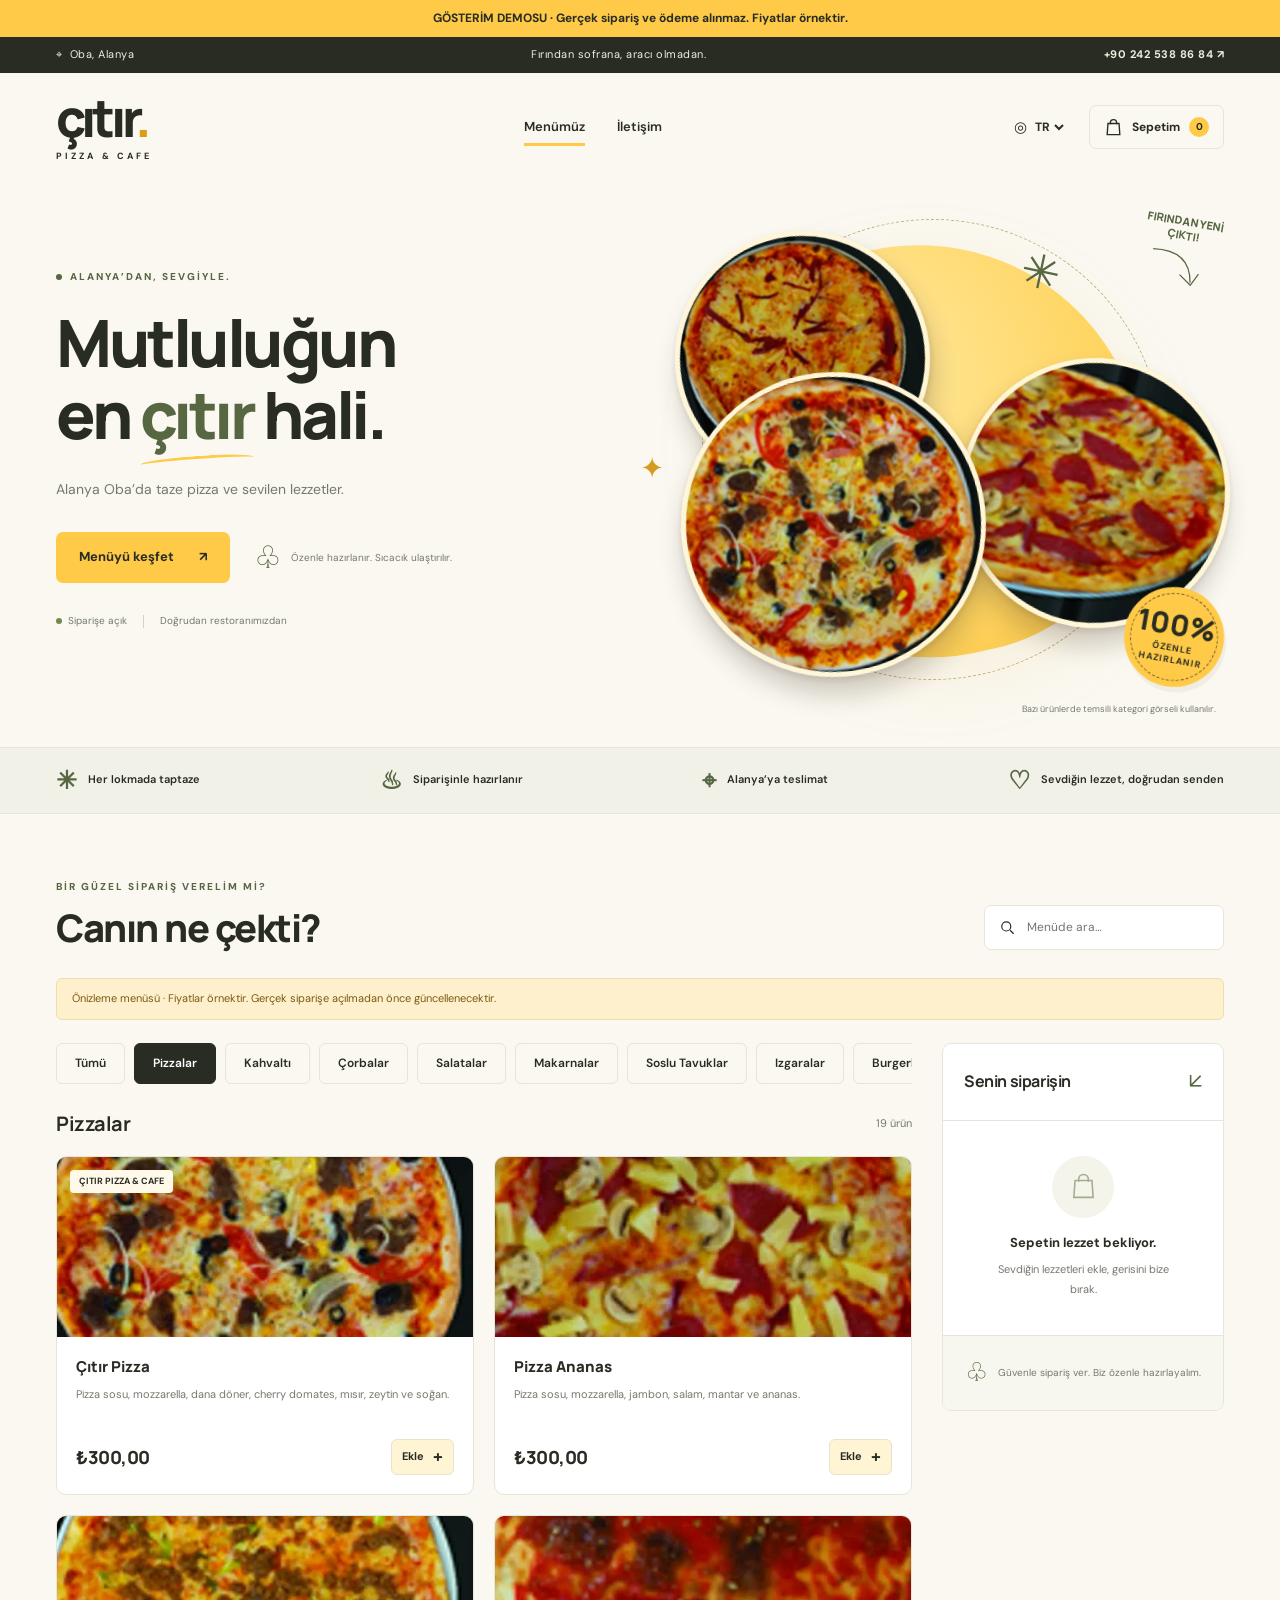
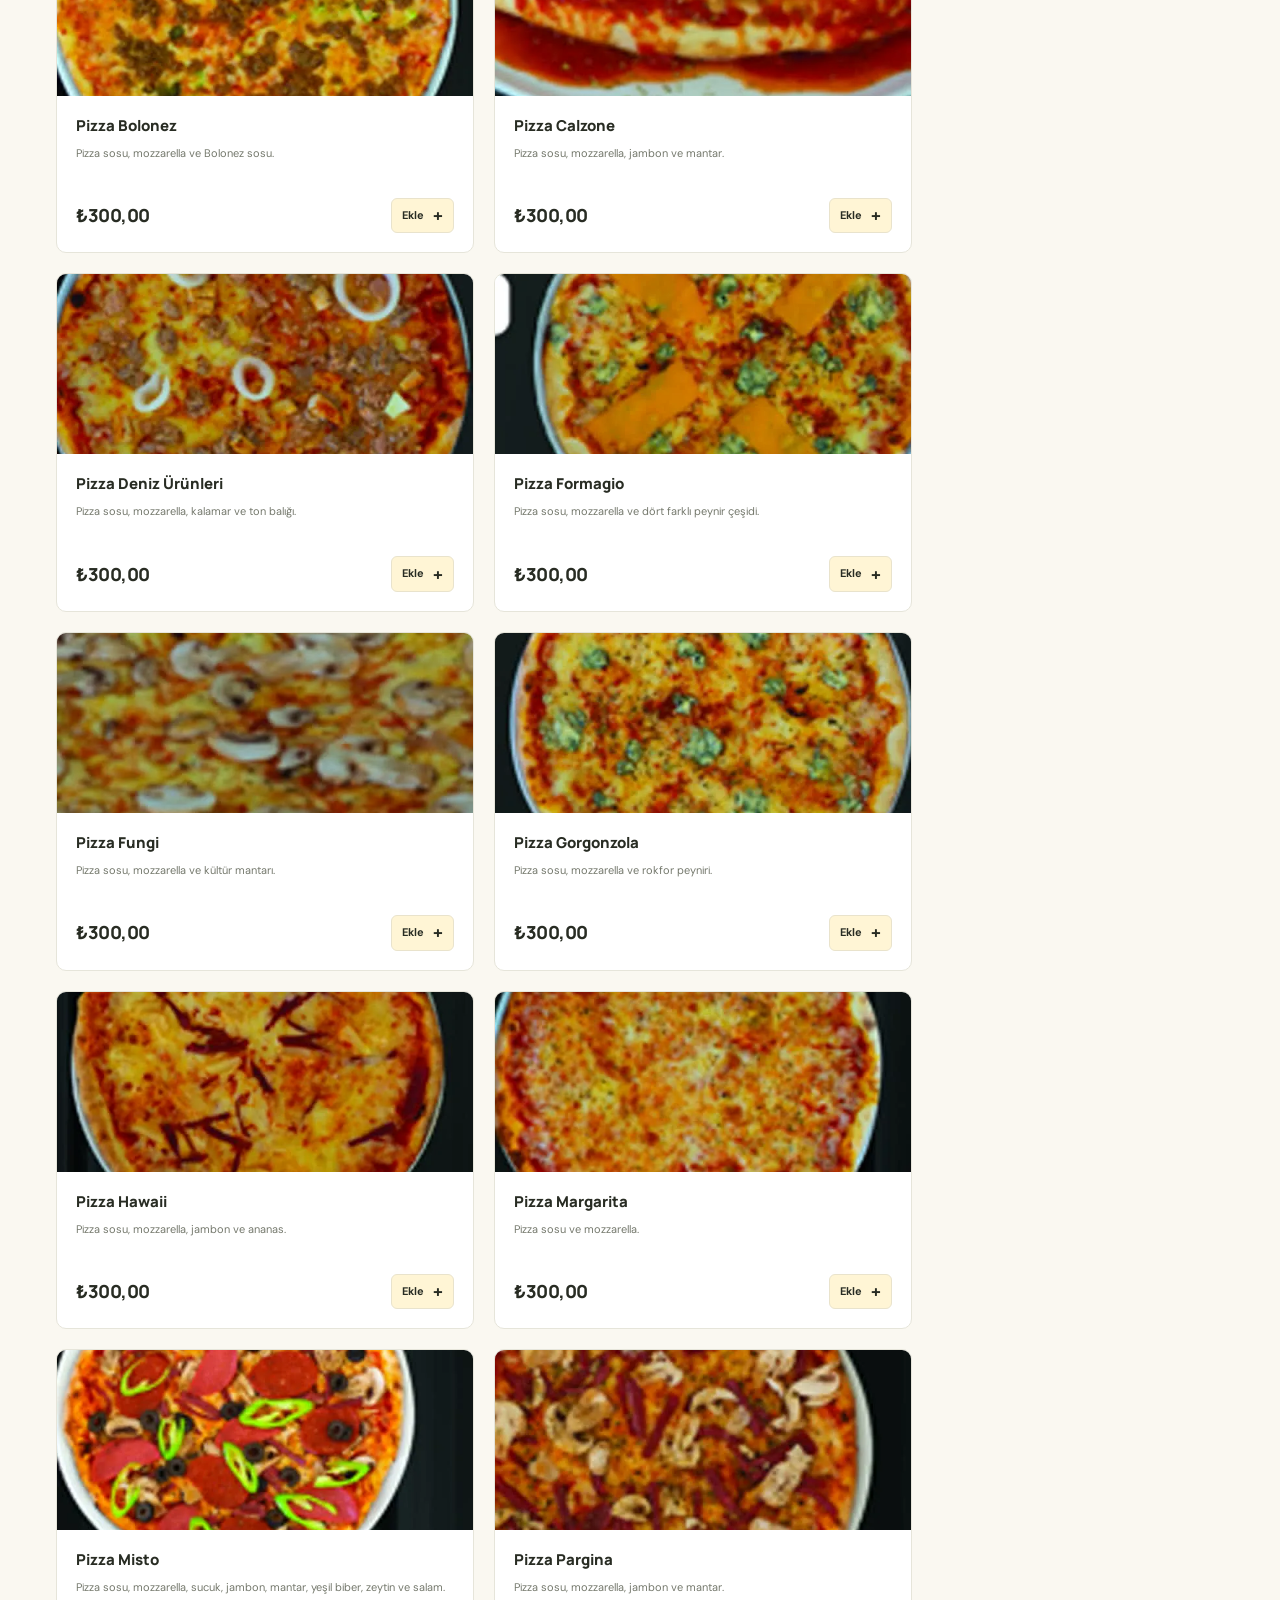
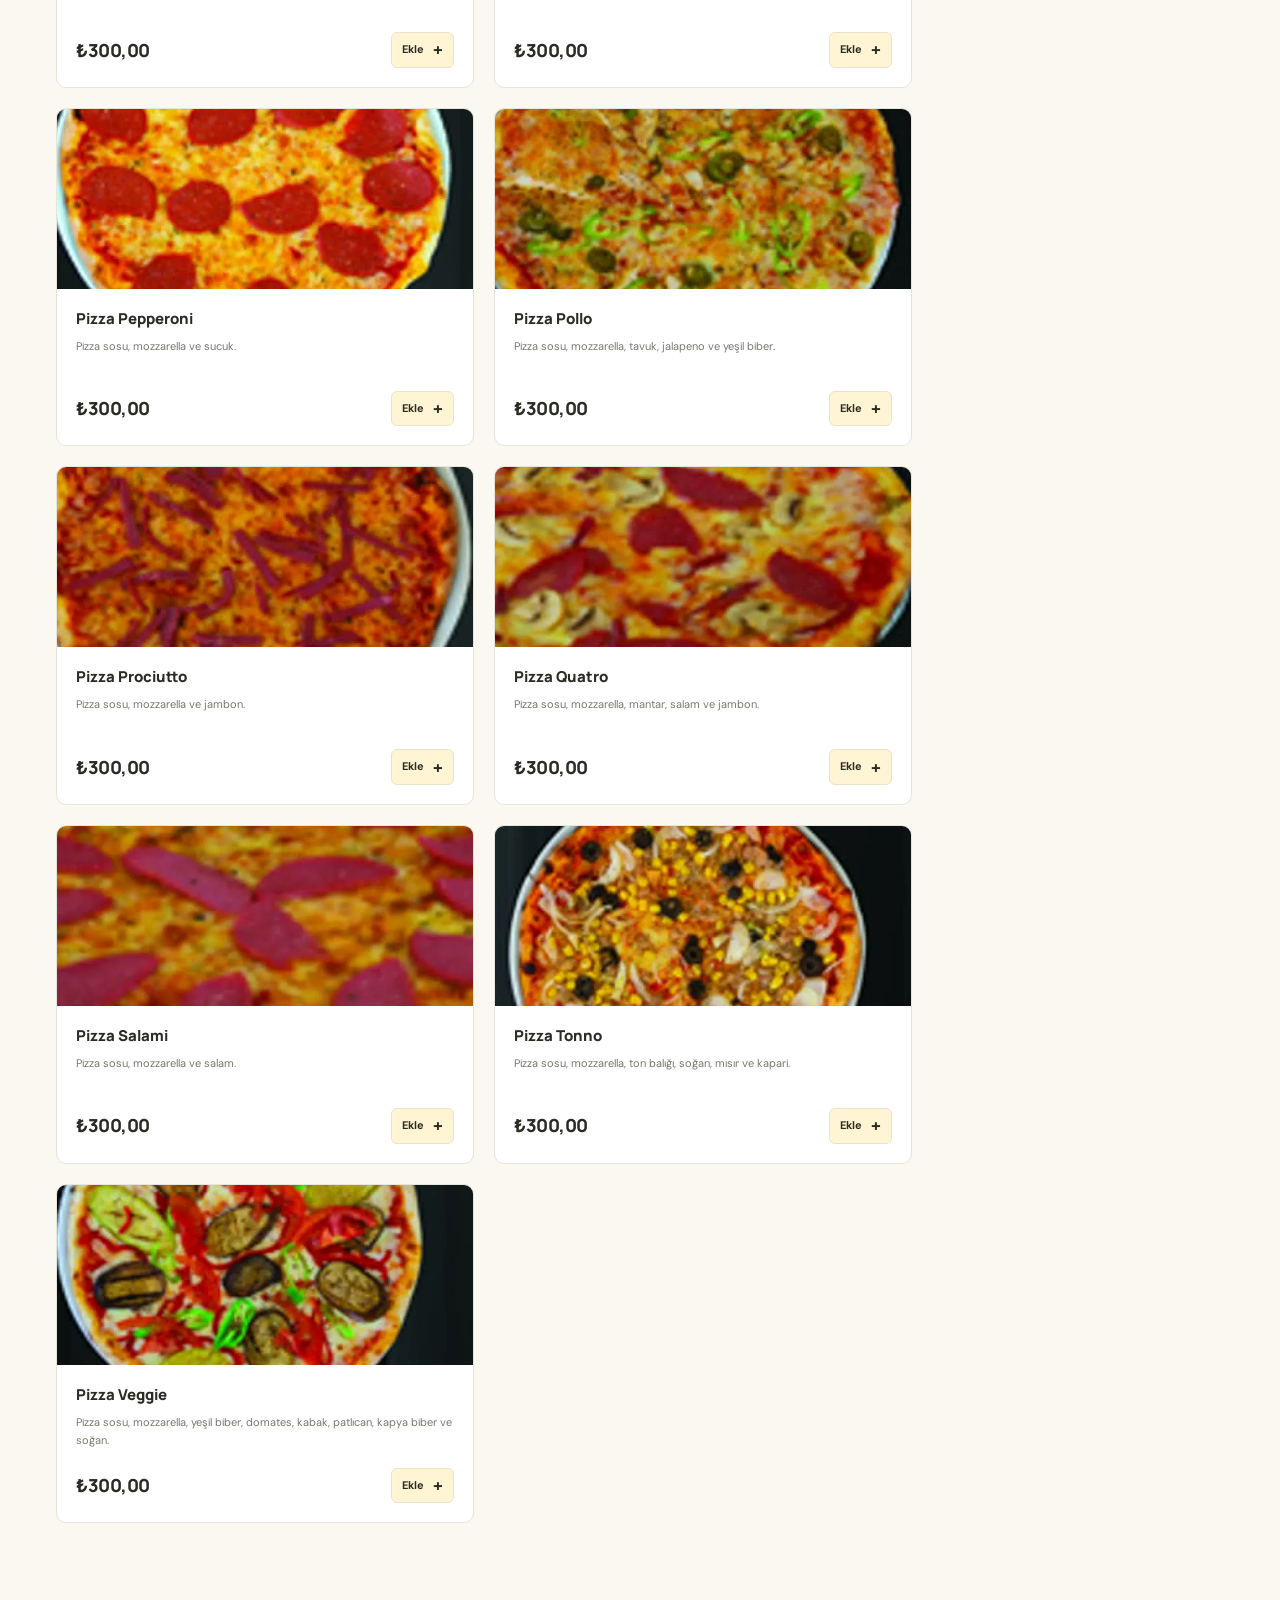
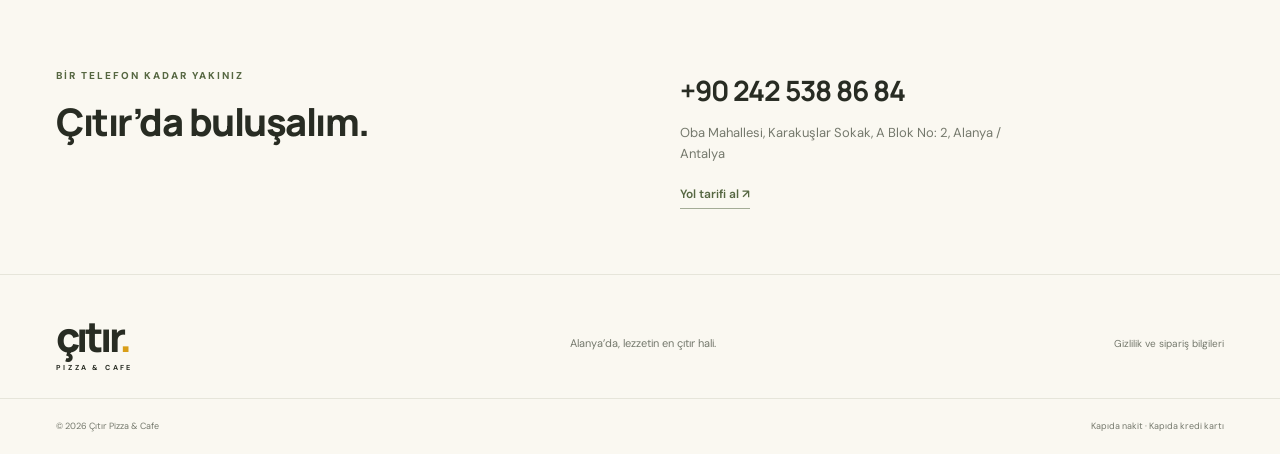
<file: index.html>
<!doctype html>
<html lang="tr">
<head>
<meta charset="utf-8"><meta name="viewport" content="width=device-width, initial-scale=1">
<title>Çıtır Pizza & Cafe | Gösterim Demosu</title><meta name="robots" content="noindex, nofollow"><meta name="description" content="Çıtır Pizza & Cafe menü ve sipariş tasarımı gösterim demosu. Gerçek sipariş alınmaz.">
<meta name="theme-color" content="#f8f6ef">
<link rel="icon" href="./favicon.svg" type="image/svg+xml">
<link rel="stylesheet" href="./styles.css">
<script src="./app.js" defer></script>
</head>
<body>
<div class="presentation-notice" id="presentation-notice" role="status"></div>
<a href="#menu" class="skip" data-t="skip">Menüye geç</a>
<div class="topbar"><span class="topbar-location">⌖ <span data-t="location">Oba, Alanya</span></span><span data-t="topbar">Fırından sofrana, aracı olmadan.</span><a href="tel:+902425388684" class="phone-link">0242 538 86 84 ↗</a></div>
<header class="header wrap">
<a class="brand" href="./" aria-label="Çıtır Pizza & Cafe"><span class="brand-main">çıtır<span class="brand-dot">.</span></span><span class="brand-sub">PIZZA & CAFE</span></a>
<nav aria-label="Ana gezinme"><a href="#menu" class="nav-active" data-t="menu">Menümüz</a><a href="#contact" data-t="contact">İletişim</a></nav>
<div class="header-actions"><label class="language"><span aria-hidden="true">◎</span><select id="language" aria-label="Language / Dil"><option value="tr">TR</option><option value="en">EN</option><option value="de">DE</option><option value="ru">RU</option></select></label><button class="cart-trigger" id="open-cart"><svg width="19" height="19" viewBox="0 0 24 24" fill="none" stroke="currentColor" stroke-width="1.7"><path d="M5 7h14l1 14H4L5 7Z"/><path d="M8 8V6a4 4 0 0 1 8 0v2"/></svg><span data-t="cart">Sepetim</span><span id="cart-count">0</span></button></div>
</header>
<main>
<section class="hero wrap">
<div class="hero-content"><div class="eyebrow"><span></span><span data-t="heroEyebrow">ALANYA’DAN, SEVGİYLE.</span></div><h1 id="hero-title">Mutluluğun<br>en <em>çıtır</em> hali.</h1><p id="hero-subtitle">İncecik hamur, bol malzeme ve fırından yeni çıkmış bir mutluluk. Çıtır lezzetlerin, şimdi bir tık uzağında.</p><div class="hero-actions"><a class="button primary" href="#menu"><span data-t="orderNow">Menüyü keşfet</span><span>↗</span></a><span class="hero-small"><span class="small-icon">♧</span><span data-t="fresh">Özenle hazırlanır.<br>Sıcacık ulaştırılır.</span></span></div><div class="hero-meta"><span><i class="status-dot"></i><span id="open-status" data-t="accepting">Siparişe açık</span></span><span class="meta-separator"></span><span data-t="direct">Doğrudan restoranımızdan</span></div></div>
<div class="hero-art"><div class="hero-ring"></div><div class="hero-label"><span data-t="ovenFresh">FIRINDAN<br>YENİ ÇIKTI!</span><svg viewBox="0 0 100 65" fill="none" stroke="currentColor" stroke-width="2"><path d="M5 8Q65 0 73 52M54 42l20 14 10-20"/></svg></div><div class="pizza-showcase"><span class="pizza-spark pizza-spark-one" aria-hidden="true">✳</span><span class="pizza-spark pizza-spark-two" aria-hidden="true">✦</span><img src="./images/pizza-09.webp" alt="Pizza Hawaii" width="640" height="640" class="showcase-pizza pizza-back"><img src="./images/pizza-16.webp" alt="Pizza Pepperoni" width="640" height="640" class="showcase-pizza pizza-side"><img src="./images/pizza-01.webp" alt="Çıtır Pizza" fetchpriority="high" width="640" height="640" class="showcase-pizza pizza-front"></div><div class="hero-sticker"><span>100%</span><span data-t="madeWithCare">ÖZENLE<br>HAZIRLANIR</span></div><div class="image-caption" data-t="photoNote">Sunumlar ürüne göre değişebilir.</div></div>
</section>
<div class="benefit-strip"><div class="wrap benefit-inner"><span><span class="benefit-icon">✳</span><span data-t="benefit1">Her lokmada taptaze</span></span><span><span class="benefit-icon">♨</span><span data-t="benefit2">Siparişinle hazırlanır</span></span><span><span class="benefit-icon">⌖</span><span data-t="benefit3">Alanya’ya teslimat</span></span><span><span class="benefit-icon">♡</span><span data-t="benefit4">Sevdiğin lezzet, doğrudan senden</span></span></div></div>
<section class="menu-section wrap" id="menu">
<div class="section-heading"><div><div class="eyebrow" data-t="menuEyebrow">BİR GÜZEL SİPARİŞ VERELİM Mİ?</div><h2 data-t="menuHeading">Canın ne çekti?</h2></div><label class="search-box"><svg width="19" height="19" viewBox="0 0 24 24" fill="none" stroke="currentColor" stroke-width="1.7"><circle cx="10.5" cy="10.5" r="6.5"/><path d="m16 16 5 5"/></svg><input id="search" type="search" data-placeholder="search" placeholder="Menüde ara…" aria-label="Menüde ara"></label></div>
<div id="demo-notice" class="demo-notice" hidden data-t="demoNotice">Önizleme menüsü · Fiyatlar örnektir. Gerçek siparişe açılmadan önce güncellenecektir.</div>
<div id="announcement" class="announcement" hidden></div>
<div class="menu-layout"><div class="menu-main"><div class="category-list" id="categories" aria-label="Menü kategorileri"></div><div class="products-heading"><h3 id="category-title">Menümüz</h3><span id="product-count"></span></div><div id="products" class="products"><p data-t="loading">Menü hazırlanıyor…</p></div><div class="empty-state" id="no-products" hidden><span>⌕</span><h3 data-t="noResults">Bu lezzeti bulamadık.</h3><p data-t="trySearch">Başka bir kelime veya kategori dene.</p></div></div>
<aside class="basket-desktop" id="basket-desktop"><div class="basket-head"><h3 data-t="yourOrder">Senin siparişin</h3><span>↙</span></div><div id="desktop-cart"></div><div class="basket-foot"><span>♧</span><p data-t="basketNote">Güvenle sipariş ver.<br>Biz özenle hazırlayalım.</p></div></aside></div>
</section>
<section class="contact-section wrap" id="contact"><div><div class="eyebrow" data-t="contactEyebrow">BİR TELEFON KADAR YAKINIZ</div><h2 data-t="contactHeading">Çıtır’da buluşalım.</h2></div><div class="contact-details"><a href="tel:+902425388684" id="contact-phone">0242 538 86 84</a><p id="contact-address">Oba Mahallesi, Karakuşlar Sokak, A Blok No:2, Alanya / Antalya</p><a class="text-link" href="https://www.google.com/maps/search/?api=1&query=%C3%87%C4%B1t%C4%B1r+Pizza+Cafe+Oba+Alanya" target="_blank" rel="noopener"><span data-t="directions">Yol tarifi al</span> ↗</a></div></section>

</main>
<footer><div class="wrap footer-inner"><a class="brand" href="./"><span class="brand-main">çıtır<span class="brand-dot">.</span></span><span class="brand-sub">PIZZA & CAFE</span></a><span data-t="footer">Alanya’da, lezzetin en çıtır hali.</span><div><button class="plain" id="privacy-link" data-t="privacy">Gizlilik ve sipariş bilgileri</button></div></div><div class="wrap footer-bottom"><span>© <span id="year"></span> Çıtır Pizza & Cafe</span><span data-t="payments">Kapıda nakit · Kapıda kredi kartı</span></div></footer>
<button class="mobile-cart" id="mobile-cart" hidden><span><span data-t="cart">Sepetim</span> <b id="mobile-count">0</b></span><span id="mobile-total">₺0</span><span>→</span></button>
<dialog id="cart-dialog" aria-labelledby="cart-title" class="side-dialog"><div class="dialog-head"><h2 id="cart-title" data-t="yourOrder">Senin siparişin</h2><button class="icon-button close-dialog" aria-label="Kapat">×</button></div><div id="dialog-cart"></div></dialog>
<dialog id="privacy-dialog" aria-labelledby="privacy-title" class="privacy-dialog"><div class="dialog-head"><h2 id="privacy-title" data-t="privacy">Gizlilik ve sipariş bilgileri</h2><button class="icon-button close-dialog" aria-label="Kapat">×</button></div><div id="privacy-content"></div></dialog>
<div id="toast" class="toast" role="status" hidden></div>
</body></html>
</file>
<file: styles.css>
@import url('https://fonts.googleapis.com/css2?family=DM+Sans:wght@400;500;600;700&family=Manrope:wght@400;500;600;700;800&display=swap');
:root{--paper:#faf8f1;--ink:#282c23;--muted:#75796d;--line:#e6e5da;--yellow:#ffca47;--olive:#566742;--white:#fff;--red:#b83f2f}*{box-sizing:border-box}html{scroll-behavior:smooth;scroll-padding-top:95px}body{margin:0;background:var(--paper);color:var(--ink);font-family:'DM Sans',Arial,sans-serif;font-size:15px;line-height:1.6}button,input,select,textarea{font:inherit}button,a,input,select,textarea{-webkit-tap-highlight-color:transparent}button,a{touch-action:manipulation}button{cursor:pointer}button:disabled{cursor:not-allowed;opacity:.55}a{color:inherit;text-decoration:none}button{color:inherit}img{max-width:100%;display:block}h1,h2,h3,p{margin:0}h1,h2,h3{font-family:Manrope,Arial,sans-serif;line-height:1.2}button:focus-visible,a:focus-visible,input:focus-visible,textarea:focus-visible,select:focus-visible{outline:3px solid #8b9e6d;outline-offset:3px}[hidden]{display:none!important}.wrap{max-width:1320px;margin:auto;padding-left:56px;padding-right:56px}.skip{position:fixed;top:-100px;left:15px;z-index:50;background:var(--yellow);padding:10px}.skip:focus{top:10px}.topbar{background:var(--ink);color:#eeefdc;display:flex;align-items:center;justify-content:space-between;padding:9px 56px;font-size:11px;letter-spacing:.5px}.topbar a{font-weight:700}.topbar-location{display:flex;gap:7px;align-items:center}.header{display:flex;justify-content:space-between;align-items:center;gap:30px;height:109px}.brand{display:flex;flex-direction:column;width:115px;line-height:1}.brand-main{font-family:Manrope,Arial,sans-serif;font-size:52px;font-weight:800;letter-spacing:-4px;line-height:.95}.brand-dot{color:#d99e18}.brand-sub{font-size:9px;font-weight:700;letter-spacing:3.1px;margin-top:10px}.header nav{display:flex;gap:32px;font-size:13px;font-weight:600}.header nav a{padding:8px 0}.nav-active{position:relative}.nav-active:after{content:'';position:absolute;bottom:0;height:3px;background:var(--yellow);left:0;right:0}.header-actions{display:flex;align-items:center;gap:22px}.language{display:flex;gap:4px;align-items:center}.language select{border:0;background:transparent;font-size:12px;font-weight:700;padding:6px 0}.cart-trigger{display:flex;align-items:center;gap:9px;border:1px solid var(--line);background:transparent;border-radius:7px;padding:11px 14px;font-size:12px;font-weight:700}.cart-trigger #cart-count{background:var(--yellow);width:20px;height:20px;display:grid;place-items:center;border-radius:50%;font-size:10px}.hero{min-height:540px;display:grid;grid-template-columns:1fr 1fr;align-items:center;padding-top:30px;padding-bottom:60px;overflow:hidden}.eyebrow{font-size:10px;font-weight:800;letter-spacing:2px;color:var(--olive);display:flex;align-items:center;gap:8px}.eyebrow>span:first-child:empty{width:6px;height:6px;border-radius:50%;background:var(--olive)}h1{font-size:clamp(48px,5.1vw,72px);letter-spacing:-3.5px;font-weight:800;line-height:1.09;margin-top:22px;max-width:580px}h1 em{font-style:normal;color:var(--olive);position:relative}h1 em:after{content:'';position:absolute;bottom:-7px;left:0;right:0;height:7px;border-radius:50%;border-top:3px solid var(--yellow);transform:rotate(-4deg)}.hero-content>p{max-width:385px;margin-top:26px;font-size:14px;color:var(--muted);line-height:1.9}.hero-actions{display:flex;align-items:center;gap:24px;margin-top:30px}.button{border:0;display:inline-flex;align-items:center;justify-content:space-between;gap:25px;border-radius:7px;padding:15px 23px;font-size:13px;font-weight:700;transition:transform .15s,background .15s}.button:hover{transform:translateY(-2px)}.primary{background:var(--yellow);color:var(--ink)}.primary:hover{background:#f5bb32}.hero-small{display:flex;align-items:center;gap:9px;font-size:10px;color:var(--muted);line-height:1.6}.small-icon{font-size:31px;color:var(--olive)}.hero-meta{display:flex;gap:16px;align-items:center;margin-top:30px;font-size:10px;color:var(--muted)}.hero-meta>span{display:flex;align-items:center;gap:6px}.status-dot{display:inline-block;width:6px;height:6px;background:#708b51;border-radius:50%}.status-dot.closed{background:var(--red)}.meta-separator{width:1px;height:13px;background:#d1d2c4}.hero-art{position:relative;display:flex;align-items:center;justify-content:center;min-height:450px}.hero-ring{position:absolute;width:440px;height:440px;border-radius:50%;background:#eee9da;border:1px solid #e6e0cf}.hero-ring:after{content:'';position:absolute;inset:-20px;border-radius:50%;border:1px dashed #d4d7c4}.hero-pizza{position:relative;width:510px;height:425px;object-fit:contain;z-index:1;filter:drop-shadow(0 20px 20px #40331823);transform:rotate(-8deg)}.hero-label{position:absolute;right:-5px;top:-15px;z-index:2;color:var(--olive);font-family:Manrope,sans-serif;font-size:13px;font-weight:800;line-height:1.3;transform:rotate(10deg);text-align:center}.hero-label svg{width:75px;height:55px;margin-top:4px}.hero-sticker{position:absolute;bottom:35px;left:7px;z-index:2;background:var(--yellow);width:110px;height:110px;border-radius:50%;display:flex;flex-direction:column;align-items:center;justify-content:center;transform:rotate(-12deg);outline:1px dashed #6b542c;outline-offset:-7px;box-shadow:3px 5px 0 #b1a58c20}.hero-sticker>span:first-child{font-family:Manrope,sans-serif;font-size:29px;line-height:1.2;font-weight:800}.hero-sticker>span:last-child{font-size:9px;letter-spacing:1px;line-height:1.4;text-align:center;font-weight:700}.image-caption{position:absolute;bottom:-18px;right:30px;font-size:9px;color:var(--muted)}.benefit-strip{border-top:1px solid var(--line);border-bottom:1px solid var(--line);background:#f1f1e7}.benefit-inner{display:flex;align-items:center;justify-content:space-between;gap:24px;padding-top:20px;padding-bottom:20px}.benefit-inner>span{display:flex;align-items:center;gap:11px;font-size:11px;font-weight:600}.benefit-icon{font-size:25px;line-height:1;color:var(--olive)}.menu-section{padding-top:65px;padding-bottom:80px}.section-heading{display:flex;justify-content:space-between;align-items:flex-end;gap:20px;margin-bottom:28px}h2{font-size:38px;letter-spacing:-1.5px;font-weight:800}.section-heading h2{margin-top:10px}.search-box{display:flex;align-items:center;gap:9px;background:#fff;border:1px solid var(--line);padding:11px 14px;border-radius:7px;width:240px}.search-box input{border:0;outline:0;background:transparent;width:100%;font-size:12px}.menu-layout{display:grid;grid-template-columns:minmax(0,1fr) 282px;gap:30px;align-items:start}.category-list{display:flex;gap:9px;overflow:auto;padding:3px 0 16px;scrollbar-width:thin;position:relative}.category{white-space:nowrap;padding:10px 18px;border:1px solid var(--line);border-radius:6px;background:transparent;font-size:12px;font-weight:600}.category.active{background:var(--ink);color:white;border-color:var(--ink)}.products-heading{display:flex;justify-content:space-between;align-items:center;margin:12px 0 20px}.products-heading h3{font-size:20px;letter-spacing:-.5px}.products-heading>span{font-size:11px;color:var(--muted)}.products{display:grid;grid-template-columns:repeat(2,minmax(0,1fr));gap:20px}.product{background:white;border:1px solid var(--line);border-radius:10px;overflow:hidden;transition:box-shadow .2s,transform .2s;display:flex;flex-direction:column;min-width:0}.product:hover{transform:translateY(-3px);box-shadow:0 9px 24px #282c2310}.product-image-wrap{height:180px;position:relative;background:#eeebe2;overflow:hidden}.product-image{width:100%;height:100%;object-fit:cover;transition:transform .5s}.product:hover .product-image{transform:scale(1.05)}.product-badge{position:absolute;top:13px;left:13px;background:#fff9e9;padding:4px 9px;border-radius:4px;font-size:9px;font-weight:700}.product-content{padding:19px;display:flex;flex-direction:column;flex:1}.product h4{font-family:Manrope,sans-serif;font-size:15px;font-weight:800;line-height:1.4;margin:0 0 8px}.product-description{color:var(--muted);font-size:11px;line-height:1.7;flex:1;min-height:36px}.product-bottom{display:flex;align-items:center;justify-content:space-between;margin-top:18px}.price{font-family:Manrope,sans-serif;font-weight:800;font-size:18px;letter-spacing:-.5px}.add-product{border:1px solid #e9e3cc;background:#fff5d5;border-radius:6px;padding:8px 10px;font-size:11px;font-weight:700;display:flex;align-items:center;gap:9px}.add-product span:last-child{font-size:17px;line-height:1}.basket-desktop{border:1px solid var(--line);background:#fff;border-radius:9px;position:sticky;top:25px;overflow:hidden;margin-top:3px}.basket-head{display:flex;justify-content:space-between;align-items:center;padding:21px;border-bottom:1px solid var(--line)}.basket-head h3{font-size:16px;letter-spacing:-.4px}.basket-head>span{color:var(--olive);font-size:21px}.cart-empty{text-align:center;padding:35px 18px}.empty-bag{width:62px;height:62px;background:#f5f4eb;border-radius:50%;display:grid;place-items:center;margin:0 auto 15px;color:#a3ab91}.cart-empty h4{margin:0 0 7px;font-size:13px}.cart-empty p{color:var(--muted);font-size:11px;line-height:1.8;max-width:190px;margin:auto}.basket-foot{display:flex;align-items:center;justify-content:center;gap:10px;padding:16px;background:#f7f7ef;border-top:1px solid var(--line)}.basket-foot>span{font-size:26px;color:var(--olive)}.basket-foot p{font-size:10px;color:var(--muted);line-height:1.7}.cart-items{padding:0 19px}.cart-line{padding:17px 0;border-bottom:1px solid var(--line)}.cart-line-title{display:flex;justify-content:space-between;gap:12px;font-size:12px;align-items:start}.cart-line-title strong{font-weight:600}.cart-line-title>span{white-space:nowrap;font-weight:700}.cart-line-bottom{display:flex;align-items:center;justify-content:space-between;margin-top:10px}.quantity-control{display:flex;align-items:center;border:1px solid var(--line);border-radius:5px;gap:10px;font-size:12px}.quantity-control button{background:transparent;border:0;width:27px;height:27px;font-size:17px}.remove-item{border:0;background:none;color:var(--muted);font-size:10px;text-decoration:underline}.cart-totals{padding:18px 19px}.total-row{display:flex;justify-content:space-between;gap:20px;font-size:12px;margin-bottom:10px}.total-row.grand{border-top:1px solid var(--line);padding-top:13px;font-size:15px;font-weight:700;margin-top:12px}.full{width:100%}.cart-totals .button{margin-top:10px;font-size:12px}.region-label{font-size:11px;display:block;color:var(--muted);margin-top:16px}.cart-totals select{width:100%;font-size:11px;padding:10px 8px;border:1px solid var(--line);border-radius:5px;background:var(--paper);margin-top:5px;color:var(--ink)}.minimum-note{color:var(--red);font-size:11px;margin:10px 0;line-height:1.6}.minimum-note.met{color:var(--olive)}.demo-notice{background:#fff0cd;border:1px solid #eeddb0;border-radius:6px;padding:11px 15px;font-size:11px;color:#7b5a13;margin-bottom:20px}.announcement{padding:11px 15px;background:#e9edde;color:var(--olive);font-size:12px;border-radius:6px;margin-bottom:20px}.empty-state{text-align:center;padding:60px 20px}.empty-state>span{font-size:50px}.empty-state h3{font-size:20px}.empty-state p{color:var(--muted);margin-top:10px}.story-section{background:#eeefe4;padding:65px 0;border-top:1px solid var(--line);border-bottom:1px solid var(--line)}.story-grid{display:grid;grid-template-columns:1fr 1fr;gap:80px;align-items:center}.story-illustration{background:var(--olive);border-radius:10px;color:var(--paper);padding:35px 40px;position:relative;overflow:hidden}.story-small{font-size:9px;letter-spacing:3px;color:#d1d9bf}.story-word{font-family:Manrope,sans-serif;font-size:45px;font-weight:800;letter-spacing:-2px;line-height:1.15;display:block;margin-top:25px}.story-word em{font-style:normal;color:var(--yellow)}.story-star{font-size:170px;color:var(--yellow);position:absolute;right:-10px;bottom:-20px;line-height:1}.story-copy h2{margin-top:15px}.story-copy p{margin-top:20px;font-size:13px;line-height:1.9;color:var(--muted);max-width:400px}.text-link{display:inline-block;font-size:12px;border:0;border-bottom:1px solid #a4ac97;background:none;padding:0 0 4px;margin-top:20px;font-weight:600;color:var(--olive);cursor:pointer}.contact-section{padding-top:65px;padding-bottom:65px;display:grid;grid-template-columns:1fr 1fr;gap:80px}.contact-section h2{margin-top:15px}.contact-details>a:first-child{font-family:Manrope,sans-serif;font-size:28px;font-weight:700;letter-spacing:-1px}.contact-details p{font-size:13px;color:var(--muted);max-width:360px;margin-top:10px}footer{border-top:1px solid var(--line);padding:35px 0 20px}.footer-inner{display:flex;justify-content:space-between;align-items:center;gap:30px}.footer-inner>.brand{transform:scale(.8);transform-origin:left}.footer-inner>span{font-size:11px;color:var(--muted)}.footer-inner>div{display:flex;flex-direction:column;gap:8px;font-size:10px;align-items:end}.plain{background:none;border:0;padding:0;color:var(--muted);font-size:10px}.footer-bottom{display:flex;justify-content:space-between;font-size:9px;color:var(--muted);margin-top:20px;padding-top:20px;border-top:1px solid var(--line)}dialog{border:0;padding:26px;border-radius:13px;max-height:90dvh;overflow-y:auto;color:var(--ink);background:var(--paper);box-shadow:0 30px 90px #0003;width:min(620px,calc(100% - 28px))}dialog::backdrop{background:#1d271bb3;backdrop-filter:blur(4px)}.dialog-head{display:flex;align-items:center;justify-content:space-between;gap:20px;margin-bottom:23px}.dialog-head h2{font-size:25px;letter-spacing:-.8px}.dialog-head .eyebrow{margin-bottom:7px}.icon-button{display:grid;place-items:center;border:1px solid var(--line);background:transparent;width:34px;height:34px;border-radius:50%;font-size:24px;flex-shrink:0}.side-dialog{max-width:420px}.form-section{margin:20px 0}.form-section h3{font-size:15px;margin-bottom:15px}.form-section>label,.form-row>label{display:flex;flex-direction:column;gap:6px;margin-bottom:13px;font-size:12px;font-weight:500}.form-row{display:grid;grid-template-columns:1fr 1fr;gap:16px}input,textarea,select{color:var(--ink)}.form-section input:not([type=radio]),.form-section textarea,.form-section select{width:100%;border:1px solid #d9dccf;background:white;padding:11px 12px;border-radius:6px;font-size:13px}.form-section textarea{resize:vertical}.field-note{font-size:11px;color:var(--muted);line-height:1.7;margin:7px 0 13px}.center{text-align:center}.payment-option{display:flex!important;flex-direction:row!important;align-items:center;gap:12px!important;border:1px solid var(--line);padding:13px;border-radius:7px;background:white}.payment-option:has(input:checked){border-color:var(--olive);background:#f1f4e9}.payment-option input{accent-color:var(--olive)}.payment-option>span:nth-child(2){flex:1}.payment-option b{font-size:12px;display:block}.payment-option small{font-size:10px;color:var(--muted);display:block;margin-top:3px}.payment-option>span:last-child{font-size:22px;color:var(--olive)}.payment-option.disabled{opacity:.6;background:#efeee7}.checkout-summary{padding:17px;border-radius:7px;background:#eeefe3;margin-bottom:20px}.checkout-summary .total-row:last-child{margin-bottom:0}.consent{display:flex;gap:10px;align-items:flex-start;font-size:10px;color:var(--muted);line-height:1.8}.consent input{margin-top:5px;accent-color:var(--olive)}.consent .text-link{margin:0;font-size:10px}.error-message{color:var(--red);font-size:12px;margin:13px 0}.mobile-cart{display:none}.tracking-bar{position:fixed;bottom:22px;left:22px;z-index:8;display:flex;background:var(--ink);color:white;padding:5px;border-radius:8px;box-shadow:0 5px 25px #0002}.tracking-bar button{background:none;border:0;color:inherit;padding:10px;font-size:12px}.tracking-bar .status-dot{margin-right:8px}.toast{position:fixed;bottom:25px;left:50%;transform:translateX(-50%);background:var(--ink);color:white;padding:13px 22px;border-radius:8px;z-index:30;font-size:12px;box-shadow:0 4px 15px #0003}.tracking-success{text-align:center;padding:5px 0 25px}.success-icon{display:grid;place-items:center;background:#e8eddc;border-radius:50%;color:var(--olive);width:70px;height:70px;font-size:35px;margin:0 auto 18px}.tracking-success h3{font-size:24px}.tracking-success p{font-size:13px;color:var(--muted);margin-top:10px}.order-number{display:inline-block;background:#f0e9d6;padding:6px 13px;border-radius:5px;margin-top:15px;font-family:monospace;font-size:16px}.tracking-steps{list-style:none;padding:0;margin:15px 0}.tracking-steps li{display:flex;align-items:center;gap:14px;font-size:13px;padding:13px 0;color:#a3a797}.tracking-steps i{font-style:normal;width:29px;height:29px;border-radius:50%;background:#eaece1;display:grid;place-items:center;font-size:12px}.tracking-steps li.done,.tracking-steps li.current{color:var(--olive);font-weight:700}.tracking-steps li.done i,.tracking-steps li.current i{background:var(--olive);color:white}.tracking-steps li.current{background:#ecefdf;padding-left:10px;border-radius:6px}.tracking-dialog .button{margin-top:15px}.privacy-dialog p{font-size:13px;color:var(--muted);margin:15px 0;line-height:1.9}.privacy-dialog h3{font-size:16px;margin-top:20px}.seo-menu{max-width:1200px;margin:0 auto;padding:20px 56px}.seo-menu details{font-size:12px;color:var(--muted)}.seo-menu ul{columns:3}.seo-menu li{break-inside:avoid;padding:5px}
@media(min-width:1500px){.hero{min-height:590px}.hero-pizza{width:550px;height:460px}}
@media(max-width:1100px){.wrap{padding-left:30px;padding-right:30px}.hero{grid-template-columns:1fr 1fr}.hero-art{min-height:390px}.hero-ring{width:340px;height:340px}.hero-pizza{height:360px}.hero-label{right:0;font-size:11px}.hero-sticker{width:90px;height:90px;left:5px;bottom:20px}.hero-sticker>span:first-child{font-size:23px}.hero-sticker>span:last-child{font-size:8px}.menu-layout{grid-template-columns:minmax(0,1fr) 260px;gap:20px}.product-image-wrap{height:150px}.product-content{padding:15px}.header nav{gap:20px}.header-actions{gap:10px}.story-grid{gap:40px}.contact-section{gap:40px}.benefit-inner>span{font-size:10px;gap:7px}.hero-small{display:none}h1{font-size:57px}.hero-content>p{font-size:13px}.product-description{font-size:10px}.add-product{padding:7px}.topbar{padding-left:30px;padding-right:30px}}
@media(max-width:800px){.header nav{display:none}.hero{min-height:440px;padding-top:15px;padding-bottom:40px}.hero-art{min-height:340px}.hero-ring{width:280px;height:280px}.hero-pizza{height:300px;width:360px}.hero-label{top:0}.hero-sticker{width:80px;height:80px;left:5px;bottom:10px}.hero-sticker>span:last-child{font-size:6px}.hero-sticker>span:first-child{font-size:21px}h1{font-size:48px;letter-spacing:-2.5px}.hero-content>p{font-size:12px;margin-top:20px}.eyebrow{font-size:8px;letter-spacing:1.6px}.hero-meta{font-size:9px;gap:8px;margin-top:20px}.hero-meta .meta-separator,.hero-meta>span:last-child{display:none}.benefit-inner{display:grid;grid-template-columns:1fr 1fr;gap:15px 25px}.benefit-inner>span{font-size:11px}.menu-layout{grid-template-columns:1fr}.basket-desktop{display:none}.product-image-wrap{height:210px}.product-description{font-size:12px}.product h4{font-size:17px}.product-content{padding:20px}.add-product{padding:10px 13px}.mobile-cart{display:flex;position:fixed;left:20px;right:20px;bottom:18px;z-index:9;background:var(--yellow);border:0;justify-content:space-between;align-items:center;border-radius:9px;padding:15px 20px;font-size:14px;font-weight:700;box-shadow:0 5px 30px #40331830}.mobile-cart>span:first-child{display:flex;gap:10px;align-items:center}.mobile-cart b{background:var(--ink);color:white;border-radius:4px;padding:1px 7px;font-size:11px}.tracking-bar{bottom:86px;left:20px}.story-word{font-size:35px}.story-star{font-size:110px}.story-illustration{padding:30px}.story-copy h2{font-size:31px}.contact-section h2{font-size:30px}.contact-details>a:first-child{font-size:23px}.footer-inner>span{display:none}footer{padding-bottom:95px}}
@media(max-width:560px){.wrap{padding-left:22px;padding-right:22px}.topbar{justify-content:center;padding:8px 15px;font-size:9px}.topbar-location,.phone-link{display:none}.header{height:88px;gap:15px}.brand{width:95px}.brand-main{font-size:43px}.brand-sub{font-size:7px;letter-spacing:2.5px;margin-top:8px}.header-actions{gap:13px}.cart-trigger{padding:9px;gap:7px}.cart-trigger>span:not(#cart-count){display:none}.language{font-size:13px}.hero{display:flex;flex-direction:column;padding-top:18px;padding-bottom:28px;gap:12px;position:relative}.hero-content{width:100%;text-align:center}.hero .eyebrow{justify-content:center}.hero h1{font-size:52px;letter-spacing:-2.7px;line-height:1.08;margin:18px auto 0;max-width:340px}.hero-content>p{max-width:310px;margin:22px auto 0;line-height:1.8;font-size:12px}.hero-actions{justify-content:center;margin-top:24px}.hero-actions .button{padding:13px 25px;font-size:12px}.hero-meta{justify-content:center;margin-top:17px}.hero-art{width:100%;min-height:285px;margin-top:10px}.hero-ring{width:260px;height:260px}.hero-pizza{width:330px;height:290px}.hero-label{top:12px;right:5px;font-size:10px}.hero-label svg{width:50px;height:38px}.hero-sticker{left:10px;bottom:20px;width:74px;height:74px}.image-caption{bottom:-10px;right:15px;font-size:8px}.benefit-inner{gap:15px 10px;padding-top:18px;padding-bottom:18px}.benefit-inner>span{font-size:9px;gap:7px}.benefit-icon{font-size:20px}.menu-section{padding-top:38px;padding-bottom:45px}.section-heading{display:block;margin-bottom:20px}.section-heading h2{font-size:32px;margin-top:8px}.search-box{width:100%;margin-top:20px;padding:11px 13px}.category-list{gap:7px;margin-right:-22px;padding-right:22px}.category{font-size:11px;padding:9px 14px}.products-heading{margin:10px 0 15px}.products-heading h3{font-size:18px}.products{gap:13px;grid-template-columns:repeat(2,minmax(0,1fr))}.product-image-wrap{height:125px}.product-content{padding:12px}.product h4{font-size:13px;margin-bottom:7px}.product-description{font-size:10px;line-height:1.7;min-height:48px}.price{font-size:15px}.product-bottom{margin-top:13px;gap:4px;flex-wrap:wrap}.add-product{padding:6px 8px;font-size:9px;gap:6px}.product-badge{font-size:7px;padding:3px 7px;left:8px;top:8px}.demo-notice{font-size:10px;padding:10px 12px}.story-section{padding:35px 0}.story-grid{grid-template-columns:1fr;gap:30px}.story-illustration{padding:25px 30px;min-height:250px}.story-word{font-size:42px;margin-top:18px}.story-star{font-size:160px;right:0;bottom:-13px}.story-copy h2{font-size:32px}.story-copy p{font-size:12px}.contact-section{grid-template-columns:1fr;gap:23px;padding-top:38px;padding-bottom:38px}.contact-details>a:first-child{font-size:26px}.contact-details p{font-size:12px}.footer-inner{gap:15px}.footer-inner>div{font-size:9px}.footer-bottom{font-size:8px;gap:15px}.footer-inner .plain{font-size:9px}dialog{padding:20px;max-height:93dvh}.dialog-head h2{font-size:23px}.form-row{grid-template-columns:1fr;gap:0}.form-section input:not([type=radio]),.form-section textarea,.form-section select{font-size:16px}.toast{bottom:88px;white-space:nowrap}.seo-menu{padding:10px 22px}.seo-menu ul{columns:1}}
@media(prefers-reduced-motion:reduce){*{scroll-behavior:auto!important;transition:none!important;animation:none!important}}
.cookie-banner{position:fixed;bottom:20px;left:20px;z-index:25;background:var(--white);border:1px solid var(--line);border-radius:10px;padding:20px;width:min(390px,calc(100% - 40px));box-shadow:0 10px 50px #23282022}.cookie-banner h3{font-size:16px;margin-bottom:8px}.cookie-banner p{font-size:11px;color:var(--muted);line-height:1.8}.cookie-buttons{display:flex;gap:10px;margin-top:15px}.cookie-buttons button{flex:1;font-size:11px;padding:10px 12px;border-radius:5px;border:1px solid var(--line);background:var(--paper)}.cookie-buttons button[data-ads-consent=granted]{background:var(--yellow);border-color:var(--yellow)}
.hero-pizza{width:440px;height:440px;object-fit:cover;border-radius:50%}
@media(min-width:1500px){.hero-pizza{width:460px;height:460px}}
@media(max-width:1100px){.hero-pizza{width:350px;height:350px}}
@media(max-width:800px){.hero-pizza{width:295px;height:295px}}
@media(max-width:560px){.hero-pizza{width:278px;height:278px}}
h1{overflow-wrap:break-word}html[lang=ru] h1{font-size:58px}html[lang=de] h1{font-size:59px}html[lang=en] h1{font-size:62px}
@media(max-width:1100px){html[lang=ru] h1,html[lang=de] h1,html[lang=en] h1{font-size:48px}}
@media(max-width:560px){html[lang=ru] h1{font-size:38px}html[lang=de] h1,html[lang=en] h1{font-size:42px}}
.menu-main{min-width:0}.product h4{overflow-wrap:anywhere}

details.seo-menu{font-size:12px;color:var(--muted);margin-bottom:25px}details.seo-menu summary{cursor:pointer}

/* Layered pizzas keep the supplied menu photography at the heart of the banner. */
.hero-art{isolation:isolate;min-height:475px}
.hero-art .hero-ring{width:415px;height:415px;background:radial-gradient(circle at 35% 30%,#ffeaa1,#ffd45f 65%,#f4bd3c);border:0;transform:rotate(-12deg);border-radius:43% 57% 48% 52%;box-shadow:0 20px 70px #e6b53c20}
.hero-art .hero-ring:after{inset:-23px;border-color:#c4b27c;transform:rotate(18deg)}
.pizza-showcase{position:relative;width:100%;height:455px;z-index:1}
.showcase-pizza{position:absolute;aspect-ratio:1;object-fit:cover;border-radius:50%;border:5px solid #fff5d7;box-shadow:0 18px 25px #36271635,0 3px 6px #33251e20;max-width:none}
.pizza-back{width:255px;height:255px;left:6%;top:2%;transform:rotate(-17deg);z-index:1}
.pizza-side{width:270px;height:270px;right:-1%;top:30%;transform:rotate(14deg);z-index:2}
.pizza-front{width:305px;height:305px;left:7%;bottom:0;transform:rotate(-7deg);z-index:3}
.pizza-spark{position:absolute;color:var(--olive);z-index:4;line-height:1}
.pizza-spark-one{font-size:47px;right:14%;top:4%;transform:rotate(12deg)}
.pizza-spark-two{font-size:29px;left:0;top:51%;color:#d69a1f}
.hero-art .hero-label{top:2px;right:-9px;max-width:105px;font-size:11px;z-index:5}
.hero-art .hero-label svg{width:62px;height:43px}
.hero-art .hero-sticker{left:auto;right:0;bottom:0;width:100px;height:100px;z-index:5;transform:rotate(10deg)}
.hero-art .image-caption{bottom:-30px;right:8px;font-size:9px;max-width:90%;text-align:right}
@media(max-width:1100px){.hero-art{min-height:395px}.pizza-showcase{height:375px}.hero-art .hero-ring{width:320px;height:320px}.pizza-back{width:205px;height:205px;left:0}.pizza-side{width:215px;height:215px;right:-2%}.pizza-front{width:240px;height:240px;left:0}.hero-art .hero-sticker{width:83px;height:83px;bottom:-3px}.hero-art .hero-label{right:-7px;font-size:9px}.pizza-spark-one{font-size:35px}}
@media(max-width:800px) and (min-width:561px){.hero-art{min-height:330px}.pizza-showcase{height:310px}.hero-art .hero-ring{width:260px;height:260px}.pizza-back{width:160px;height:160px}.pizza-side{width:175px;height:175px}.pizza-front{width:195px;height:195px}.hero-art .hero-sticker{width:70px;height:70px;bottom:-8px}.hero-art .hero-label{max-width:75px;font-size:8px}.pizza-spark-one{right:13%;font-size:25px}.hero-art .image-caption{font-size:8px;bottom:-35px}}
@media(max-width:560px){.hero-art{min-height:335px;margin-top:25px;margin-bottom:16px;max-width:370px}.pizza-showcase{height:325px}.hero-art .hero-ring{width:280px;height:280px}.pizza-back{width:180px;height:180px;left:2%;top:0}.pizza-side{width:195px;height:195px;right:0;top:29%}.pizza-front{width:220px;height:220px;left:2%;bottom:0}.hero-art .hero-label{top:-2px;right:-2px;font-size:8px;max-width:90px}.hero-art .hero-label svg{height:32px;width:45px}.pizza-spark-one{right:22%;top:1%;font-size:30px}.pizza-spark-two{left:-1%;font-size:24px}.hero-art .hero-sticker{width:76px;height:76px;right:0;bottom:0}.hero-art .image-caption{bottom:-24px;font-size:8px;max-width:100%;right:0}}
@media(min-width:1101px){.pizza-spark-one{right:28%;top:6%}}
.hero-art .hero-label>span{display:block}.hero-art .hero-label svg{display:block;margin:4px auto 0}
.showcase-pizza{backface-visibility:hidden;will-change:transform}

.presentation-notice{background:#ffca47;color:#282c23;text-align:center;padding:9px 16px;font-size:12px;font-weight:700;line-height:1.6}
</file>
